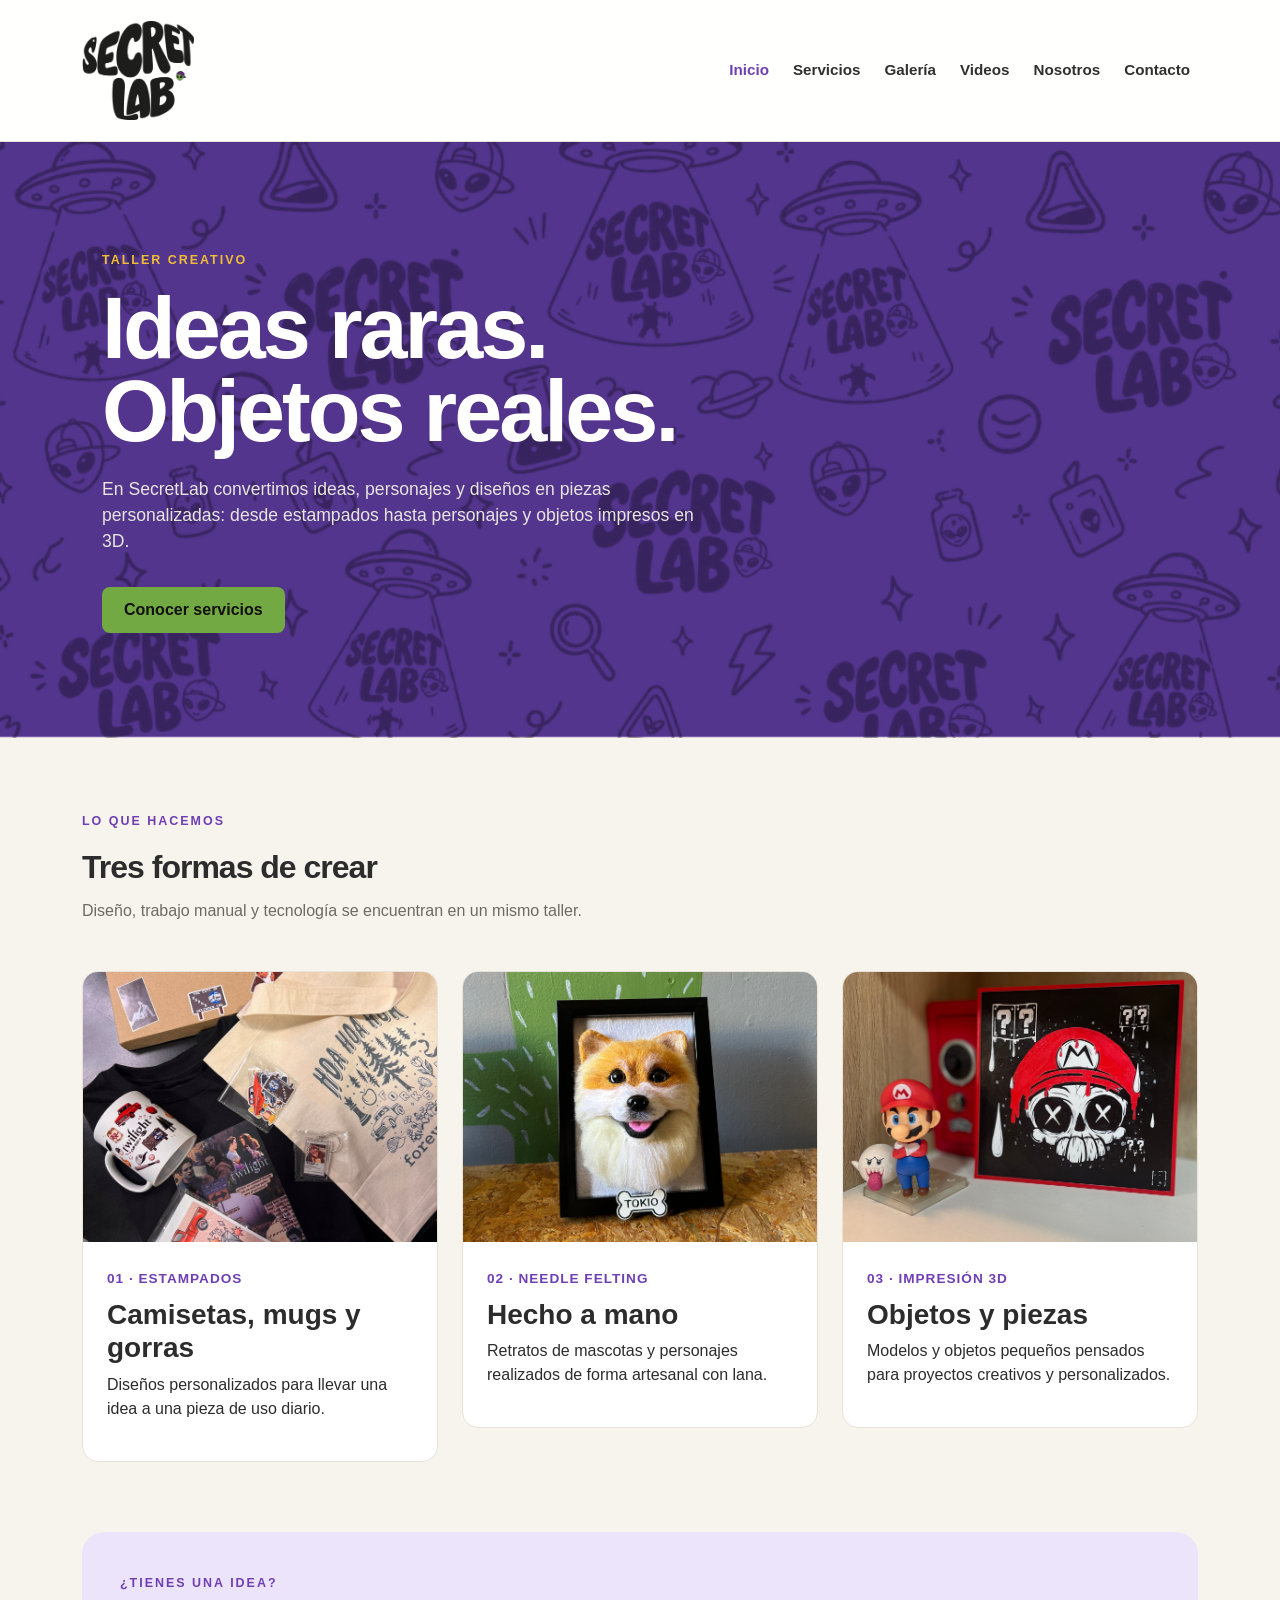
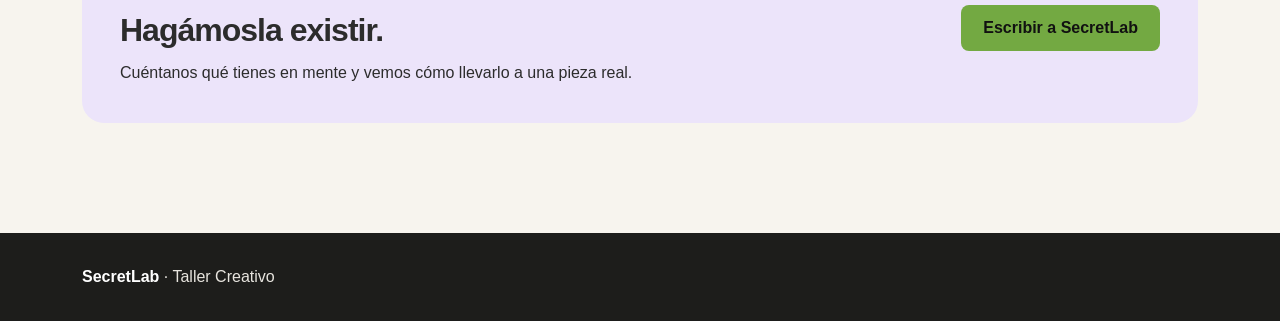
<file: index.html>
<!DOCTYPE html>
<html lang="es">

<head>
    <meta charset="UTF-8">
    <meta name="viewport" content="width=device-width, initial-scale=1.0">

    <link rel="stylesheet" href="bootstrap/css/bootstrap.min.css">
    <link rel="stylesheet" href="css/estilos.css">

    <title>SecretLab | Taller Creativo</title>
</head>

<body>

    <header>
        <nav class="navbar navbar-expand-lg">
            <div class="container py-2">

                <a class="navbar-brand" href="index.html">
                    <img src="img/logo.png" class="logo" alt="Logo de SecretLab">
                </a>

                <button 
                    class="navbar-toggler" 
                    type="button" 
                    data-bs-toggle="collapse" 
                    data-bs-target="#menuPrincipal"
                    aria-controls="menuPrincipal" 
                    aria-expanded="false" 
                    aria-label="Abrir menú">
                    <span class="navbar-toggler-icon"></span>
                </button>

                <div class="collapse navbar-collapse" id="menuPrincipal">
                    <ul class="navbar-nav ms-auto">

                        <li class="nav-item">
                            <a class="nav-link active" href="index.html">Inicio</a>
                        </li>

                        <li class="nav-item">
                            <a class="nav-link" href="servicios.html">Servicios</a>
                        </li>

                        <li class="nav-item">
                            <a class="nav-link" href="galeria.html">Galería</a>
                        </li>

                        <li class="nav-item">
                            <a class="nav-link" href="videos.html">Videos</a>
                        </li>

                        <li class="nav-item">
                            <a class="nav-link" href="nosotros.html">Nosotros</a>
                        </li>

                        <li class="nav-item">
                            <a class="nav-link" href="contacto.html">Contacto</a>
                        </li>

                    </ul>
                </div>

            </div>
        </nav>
    </header>


    <section class="hero">
        <div class="container">

            <span class="etiqueta">
                Taller creativo
            </span>

            <h1>
                Ideas raras.<br>
                Objetos reales.
            </h1>

            <p class="mt-4">
                En SecretLab convertimos ideas, personajes y diseños en piezas personalizadas:
                desde estampados hasta personajes y objetos impresos en 3D.
            </p>

            <a href="servicios.html" class="btn btn-secret mt-3">
                Conocer servicios
            </a>

        </div>
    </section>


    <section class="seccion">
        <div class="container">

            <span class="etiqueta" style="color:#6f3fb3;">
                Lo que hacemos
            </span>

            <h2 class="titulo">
                Tres formas de crear
            </h2>

            <p class="subtitulo mb-5">
                Diseño, trabajo manual y tecnología se encuentran en un mismo taller.
            </p>


            <div class="row g-4">

                <!-- ESTAMPADOS -->
                <div class="col-md-4">
                    <div class="card-secret">

                        <img 
                            src="img/estampados.jpg" 
                            class="foto-servicio"
                            alt="Trabajos de estampado de SecretLab">

                        <div class="contenido">

                            <span class="numero">
                                01 · ESTAMPADOS
                            </span>

                            <h3 class="mt-2">
                                Camisetas, mugs y gorras
                            </h3>

                            <p>
                                Diseños personalizados para llevar una idea a una pieza de uso diario.
                            </p>

                        </div>
                    </div>
                </div>


                <!-- NEEDLE FELTING -->
                <div class="col-md-4">
                    <div class="card-secret">

                        <img 
                            src="img/retrato1.jpeg" 
                            class="foto-servicio"
                            alt="Personajes realizados en needle felting">

                        <div class="contenido">

                            <span class="numero">
                                02 · NEEDLE FELTING
                            </span>

                            <h3 class="mt-2">
                                Hecho a mano
                            </h3>

                            <p>
                                Retratos de mascotas y personajes realizados de forma artesanal con lana.
                            </p>

                        </div>
                    </div>
                </div>


                <!-- IMPRESIÓN 3D -->
                <div class="col-md-4">
                    <div class="card-secret">

                        <img 
                            src="img/impresion-ind.jpeg" 
                            class="foto-servicio"
                            alt="Pieza realizada mediante impresión 3D">

                        <div class="contenido">

                            <span class="numero">
                                03 · IMPRESIÓN 3D
                            </span>

                            <h3 class="mt-2">
                                Objetos y piezas
                            </h3>

                            <p>
                                Modelos y objetos pequeños pensados para proyectos creativos y personalizados.
                            </p>

                        </div>
                    </div>
                </div>

            </div>

        </div>
    </section>


    <section class="seccion pt-0">
        <div class="container">

            <div class="destacado d-md-flex justify-content-between align-items-center gap-4">

                <div>

                    <span class="etiqueta" style="color:#6f3fb3;">
                        ¿Tienes una idea?
                    </span>

                    <h2 class="titulo">
                        Hagámosla existir.
                    </h2>

                    <p class="mb-0">
                        Cuéntanos qué tienes en mente y vemos cómo llevarlo a una pieza real.
                    </p>

                </div>

                <a href="contacto.html" class="btn btn-secret mt-4 mt-md-0">
                    Escribir a SecretLab
                </a>

            </div>

        </div>
    </section>


    <footer>
        <div class="container">
            <strong>SecretLab</strong> · Taller Creativo
        </div>
    </footer>


    <script src="bootstrap/js/bootstrap.bundle.min.js"></script>

</body>

</html>
</file>
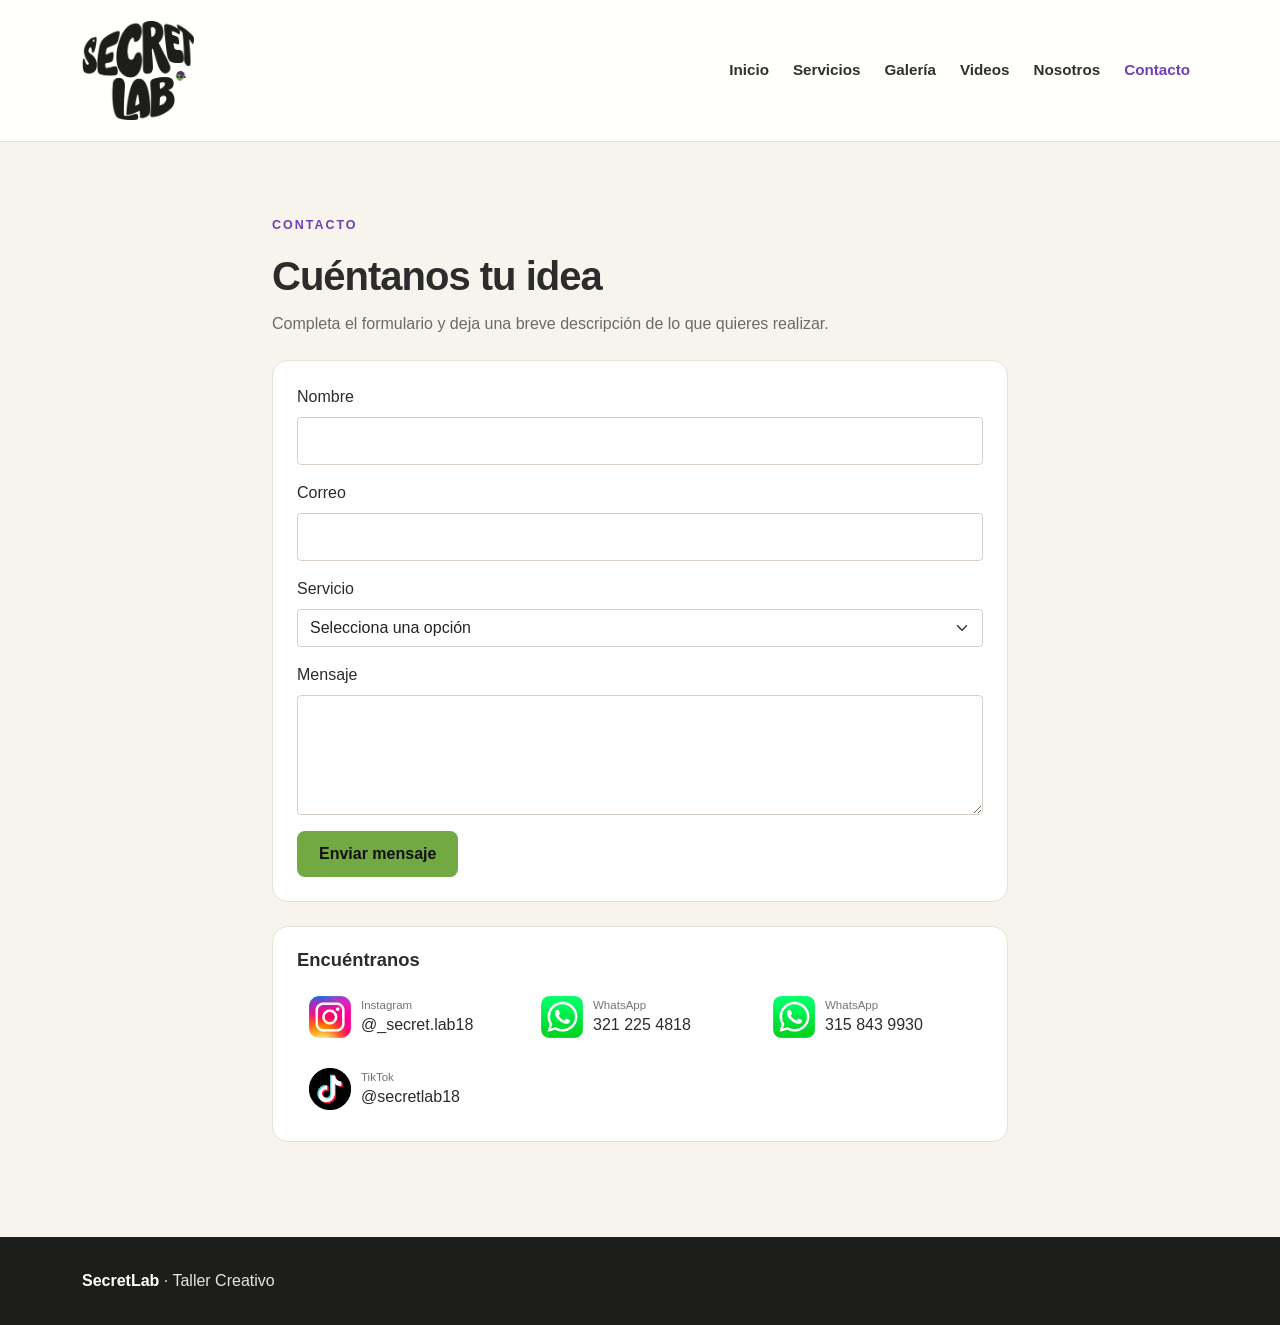
<file: contacto.html>
<!DOCTYPE html>
<html lang="es">
<head>
    <meta charset="UTF-8">
    <meta name="viewport" content="width=device-width, initial-scale=1.0">
    <link rel="stylesheet" href="bootstrap/css/bootstrap.min.css">
    <link rel="stylesheet" href="css/estilos.css">
    <title>Contacto | SecretLab</title>
</head>
<body>

<header>
    <nav class="navbar navbar-expand-lg">
        <div class="container py-2">
            <a class="navbar-brand" href="index.html">
                <img src="img/logo.png" class="logo" alt="Logo de SecretLab">
            </a>

            <button class="navbar-toggler" type="button" data-bs-toggle="collapse" data-bs-target="#menu"
                aria-controls="menu" aria-expanded="false" aria-label="Abrir menú">
                <span class="navbar-toggler-icon"></span>
            </button>

            <div class="collapse navbar-collapse" id="menu">
                <ul class="navbar-nav ms-auto">
                    <li class="nav-item"><a class="nav-link" href="index.html">Inicio</a></li>
                    <li class="nav-item"><a class="nav-link" href="servicios.html">Servicios</a></li>
                    <li class="nav-item"><a class="nav-link" href="galeria.html">Galería</a></li>
                    <li class="nav-item"><a class="nav-link" href="videos.html">Videos</a></li>
                    <li class="nav-item"><a class="nav-link" href="nosotros.html">Nosotros</a></li>
                    <li class="nav-item"><a class="nav-link active" href="contacto.html">Contacto</a></li>
                </ul>
            </div>
        </div>
    </nav>
</header>

<section class="seccion contacto-seccion">
    <div class="container">
        <div class="row justify-content-center">
            <div class="col-lg-8">

                <span class="etiqueta" style="color:#6f3fb3;">Contacto</span>
                <h1 class="titulo">Cuéntanos tu idea</h1>
                <p class="subtitulo mb-4">
                    Completa el formulario y deja una breve descripción de lo que quieres realizar.
                </p>

                <div class="card-secret">
                    <div class="contenido">
                        <form action="#" method="post">
                            <div class="mb-3">
                                <label for="nombre" class="form-label">Nombre</label>
                                <input type="text" class="form-control" id="nombre" name="nombre">
                            </div>

                            <div class="mb-3">
                                <label for="correo" class="form-label">Correo</label>
                                <input type="email" class="form-control" id="correo" name="correo">
                            </div>

                            <div class="mb-3">
                                <label for="servicio" class="form-label">Servicio</label>
                                <select class="form-select" id="servicio" name="servicio">
                                    <option selected>Selecciona una opción</option>
                                    <option>Estampados</option>
                                    <option>Needle felting</option>
                                    <option>Impresión 3D</option>
                                    <option>Otro</option>
                                </select>
                            </div>

                            <div class="mb-3">
                                <label for="mensaje" class="form-label">Mensaje</label>
                                <textarea class="form-control" id="mensaje" name="mensaje" rows="4"></textarea>
                            </div>

                            <button type="submit" class="btn btn-secret">Enviar mensaje</button>
                        </form>
                    </div>
                </div>

                <div class="contacto-redes">
                    <h2>Encuéntranos</h2>

                    <div class="redes-lista">
                        <a class="red-social" href="https://www.instagram.com/_secret.lab18/" target="_blank" rel="noopener noreferrer">
                            <img src="img/instagram.png" class="icono-red-imagen" alt="Instagram">
                            <span><small>Instagram</small>@_secret.lab18</span>
                        </a>

                        <a class="red-social" href="https://wa.me/573212254818" target="_blank" rel="noopener noreferrer">
                            <img src="img/whatsapp.png" class="icono-red-imagen" alt="WhatsApp">
                            <span><small>WhatsApp</small>321 225 4818</span>
                        </a>

                        <a class="red-social" href="https://wa.me/573158439930" target="_blank" rel="noopener noreferrer">
                            <img src="img/whatsapp.png" class="icono-red-imagen" alt="WhatsApp">
                            <span><small>WhatsApp</small>315 843 9930</span>
                        </a>

                        <a class="red-social" href="https://www.tiktok.com/@secretlab18" target="_blank" rel="noopener noreferrer">
                            <img src="img/tiktok.png" class="icono-red-imagen" alt="TikTok">
                            <span><small>TikTok</small>@secretlab18</span>
                        </a>
                    </div>
                </div>

            </div>
        </div>
    </div>
</section>

<footer>
    <div class="container"><strong>SecretLab</strong> · Taller Creativo</div>
</footer>

<script src="bootstrap/js/bootstrap.bundle.min.js"></script>
</body>
</html>
</file>
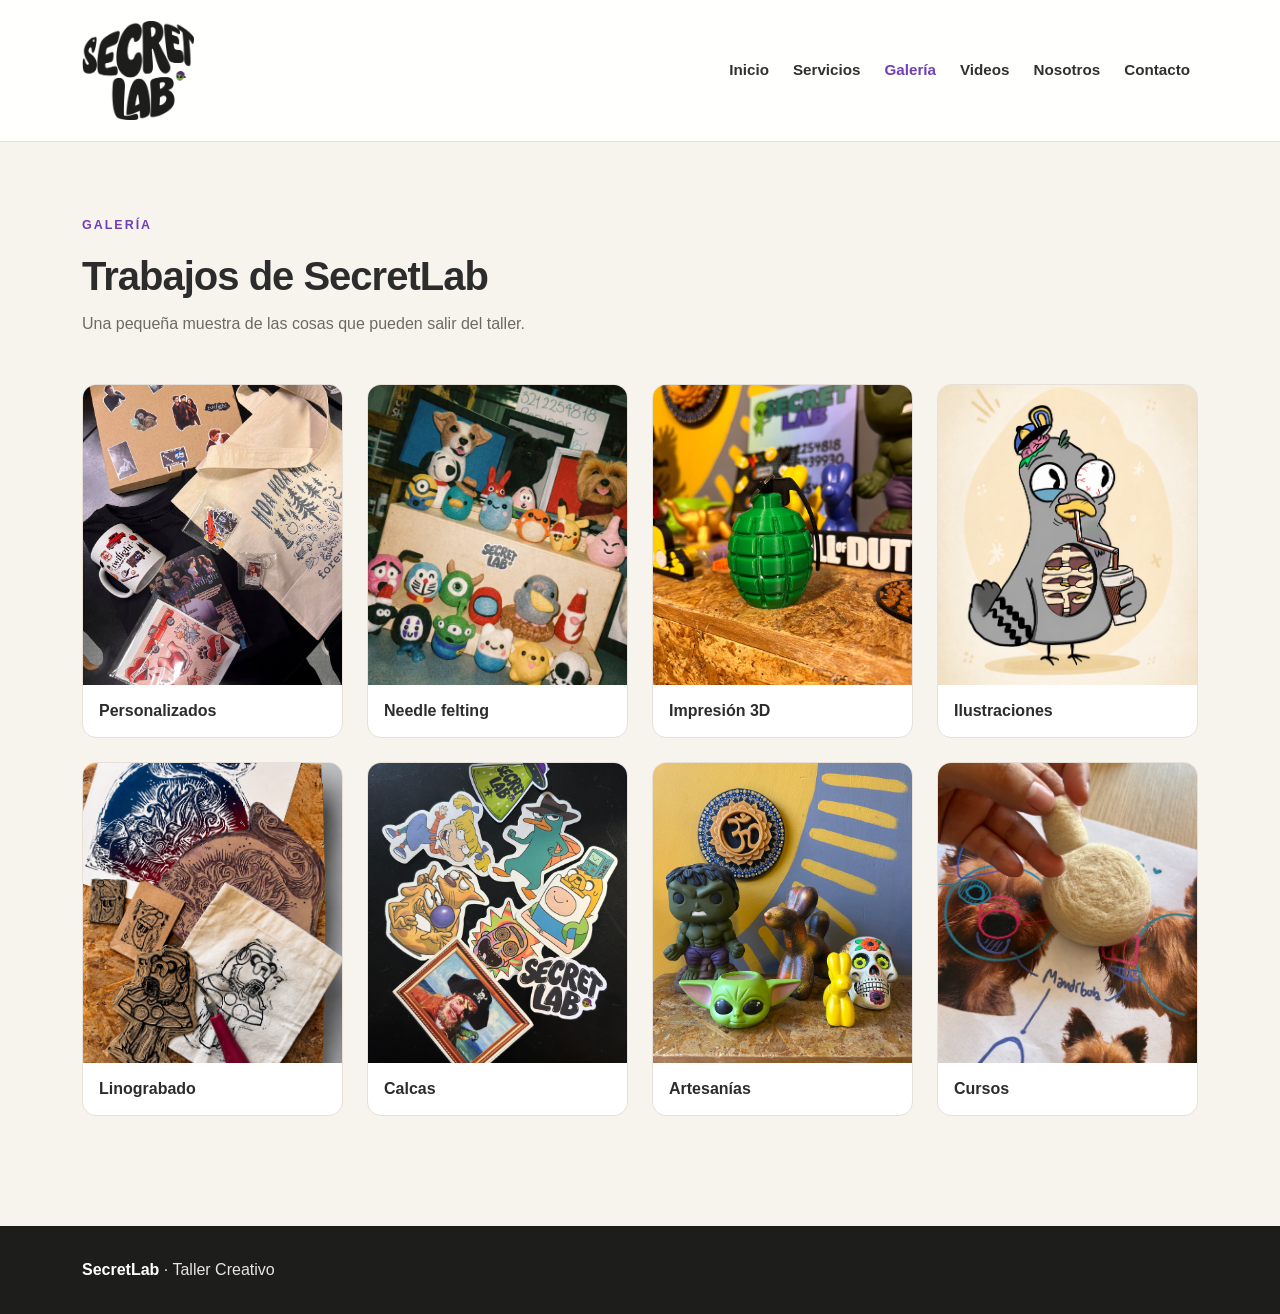
<file: galeria.html>
<!DOCTYPE html>
<html lang="es">

<head>
    <meta charset="UTF-8">
    <meta name="viewport" content="width=device-width, initial-scale=1.0">

    <link rel="stylesheet" href="bootstrap/css/bootstrap.min.css">
    <link rel="stylesheet" href="css/estilos.css">

    <title>Galería | SecretLab</title>
</head>

<body>

    <header>
        <nav class="navbar navbar-expand-lg">
            <div class="container py-2">

                <a class="navbar-brand" href="index.html">
                    <img src="img/logo.png" class="logo" alt="Logo de SecretLab">
                </a>

                <button class="navbar-toggler" type="button" data-bs-toggle="collapse" data-bs-target="#menu">
                    <span class="navbar-toggler-icon"></span>
                </button>

                <div class="collapse navbar-collapse" id="menu">
                    <ul class="navbar-nav ms-auto">

                        <li class="nav-item">
                            <a class="nav-link" href="index.html">Inicio</a>
                        </li>

                        <li class="nav-item">
                            <a class="nav-link" href="servicios.html">Servicios</a>
                        </li>

                        <li class="nav-item">
                            <a class="nav-link active" href="galeria.html">Galería</a>
                        </li>

                        <li class="nav-item">
                            <a class="nav-link" href="videos.html">Videos</a>
                        </li>

                        <li class="nav-item">
                            <a class="nav-link" href="nosotros.html">Nosotros</a>
                        </li>

                        <li class="nav-item">
                            <a class="nav-link" href="contacto.html">Contacto</a>
                        </li>

                    </ul>
                </div>

            </div>
        </nav>
    </header>

    <section class="seccion">

        <div class="container">

            <span class="etiqueta" style="color:#6f3fb3;">Galería</span>

            <h1 class="titulo">Trabajos de SecretLab</h1>

            <p class="subtitulo mb-5">
                Una pequeña muestra de las cosas que pueden salir del taller.
            </p>

            <div class="row g-4">

                <div class="col-sm-6 col-lg-3">
                    <div class="galeria-card">
                        <img src="img/estampados.jpg" class="galeria-img" alt="Estampados">
                        <div class="caption">Personalizados</div>
                    </div>
                </div>

                <div class="col-sm-6 col-lg-3">
                    <div class="galeria-card">
                        <img src="img/needle-felting.jpg" class="galeria-img" alt="Needle felting">
                        <div class="caption">Needle felting</div>
                    </div>
                </div>

                <div class="col-sm-6 col-lg-3">
                    <div class="galeria-card">
                        <img src="img/impresion-3d.jpg" class="galeria-img" alt="Impresión 3D">
                        <div class="caption">Impresión 3D</div>
                    </div>
                </div>

                <div class="col-sm-6 col-lg-3">
                    <div class="galeria-card">
                        <img src="img/ilustracionsl.png" class="galeria-img" alt="Espacio para nueva fotografía">
                        <div class="caption">Ilustraciones</div>
                    </div>
                </div>

                <div class="col-sm-6 col-lg-3">
                    <div class="galeria-card">
                        <img src="img/Linograbado1.png" class="galeria-img" alt="Espacio para nueva fotografía">
                        <div class="caption">Linograbado</div>
                    </div>
                </div>

                <div class="col-sm-6 col-lg-3">
                    <div class="galeria-card">
                        <img src="img/Calcas1.jpeg" class="galeria-img" alt="Espacio para nueva fotografía">
                        <div class="caption">Calcas</div>
                    </div>
                </div>

                <div class="col-sm-6 col-lg-3">
                    <div class="galeria-card">
                        <img src="img/Artesanias1.jpeg" class="galeria-img" alt="Espacio para nueva fotografía">
                        <div class="caption">Artesanías</div>
                    </div>
                </div>

                <div class="col-sm-6 col-lg-3">
                    <div class="galeria-card">
                        <img src="img/Curso.JPG" class="galeria-img" alt="Espacio para nueva fotografía">
                        <div class="caption">Cursos</div>
                    </div>
                </div>

            </div>

        </div>

    </section>

    <footer>
        <div class="container">
            <strong>SecretLab</strong> · Taller Creativo
        </div>
    </footer>

    <script src="bootstrap/js/bootstrap.bundle.min.js"></script>

</body>

</html>
</file>
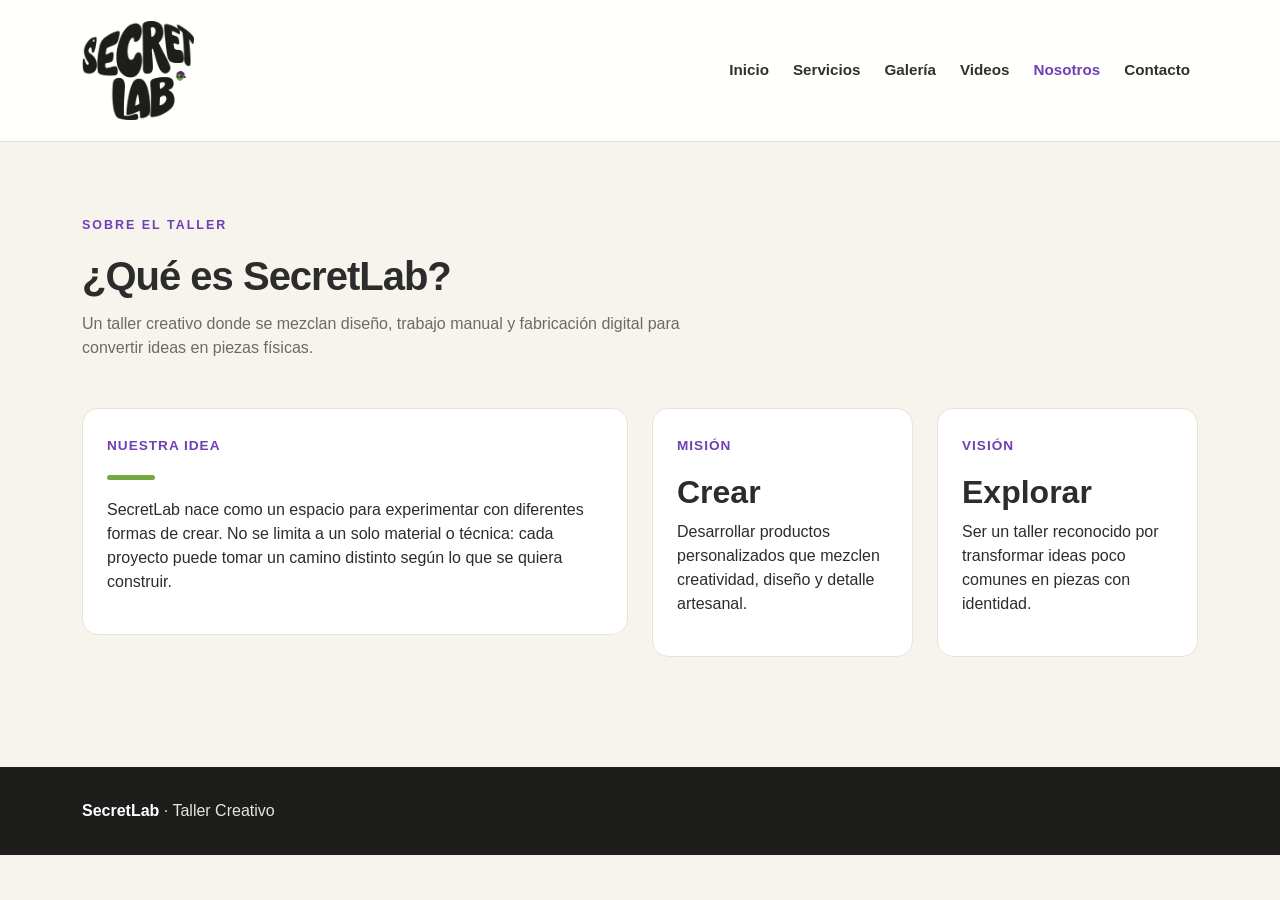
<file: nosotros.html>
<!DOCTYPE html>
<html lang="es">

<head>
    <meta charset="UTF-8">
    <meta name="viewport" content="width=device-width, initial-scale=1.0">

    <link rel="stylesheet" href="bootstrap/css/bootstrap.min.css">
    <link rel="stylesheet" href="css/estilos.css">

    <title>Nosotros | SecretLab</title>
</head>

<body>

    <header>
        <nav class="navbar navbar-expand-lg">
            <div class="container py-2">

                <a class="navbar-brand" href="index.html">
                    <img src="img/logo.png" class="logo" alt="Logo de SecretLab">
                </a>

                <button
                    class="navbar-toggler"
                    type="button"
                    data-bs-toggle="collapse"
                    data-bs-target="#menu"
                >
                    <span class="navbar-toggler-icon"></span>
                </button>

                <div class="collapse navbar-collapse" id="menu">
                    <ul class="navbar-nav ms-auto">

                        <li class="nav-item">
                            <a class="nav-link" href="index.html">
                                Inicio
                            </a>
                        </li>

                        <li class="nav-item">
                            <a class="nav-link" href="servicios.html">
                                Servicios
                            </a>
                        </li>

                        <li class="nav-item">
                            <a class="nav-link" href="galeria.html">
                                Galería
                            </a>
                        </li>

                        <li class="nav-item">
                            <a class="nav-link" href="videos.html">
                                Videos
                            </a>
                        </li>

                        <li class="nav-item">
                            <a class="nav-link active" href="nosotros.html">
                                Nosotros
                            </a>
                        </li>

                        <li class="nav-item">
                            <a class="nav-link" href="contacto.html">
                                Contacto
                            </a>
                        </li>

                    </ul>
                </div>

            </div>
        </nav>
    </header>

    <section class="seccion">

        <div class="container">

            <span class="etiqueta" style="color:#6f3fb3;">
                Sobre el taller
            </span>

            <h1 class="titulo">
                ¿Qué es SecretLab?
            </h1>

            <p class="subtitulo mb-5">
                Un taller creativo donde se mezclan diseño, trabajo manual y fabricación digital para convertir ideas en piezas físicas.
            </p>

            <div class="row g-4">

                <!-- Nuestra idea -->
                <div class="col-lg-6">
                    <div class="card-secret">

                        <div class="contenido">

                            <span class="numero">
                                NUESTRA IDEA
                            </span>

                            <div class="mini-linea"></div>

                            <p>
                                SecretLab nace como un espacio para experimentar con diferentes formas de crear.
                                No se limita a un solo material o técnica: cada proyecto puede tomar un camino
                                distinto según lo que se quiera construir.
                            </p>

                        </div>

                    </div>
                </div>

                <!-- Misión -->
                <div class="col-lg-3">
                    <div class="card-secret">

                        <div class="contenido">

                            <span class="numero">
                                MISIÓN
                            </span>

                            <h2 class="mt-3">
                                Crear
                            </h2>

                            <p>
                                Desarrollar productos personalizados que mezclen creatividad, diseño y detalle artesanal.
                            </p>

                        </div>

                    </div>
                </div>

                <!-- Visión -->
                <div class="col-lg-3">
                    <div class="card-secret">

                        <div class="contenido">

                            <span class="numero">
                                VISIÓN
                            </span>

                            <h2 class="mt-3">
                                Explorar
                            </h2>

                            <p>
                                Ser un taller reconocido por transformar ideas poco comunes en piezas con identidad.
                            </p>

                        </div>

                    </div>
                </div>

            </div>

        </div>

    </section>

    <footer>
        <div class="container">
            <strong>SecretLab</strong> · Taller Creativo
        </div>
    </footer>

    <script src="bootstrap/js/bootstrap.bundle.min.js"></script>

</body>

</html>
</file>
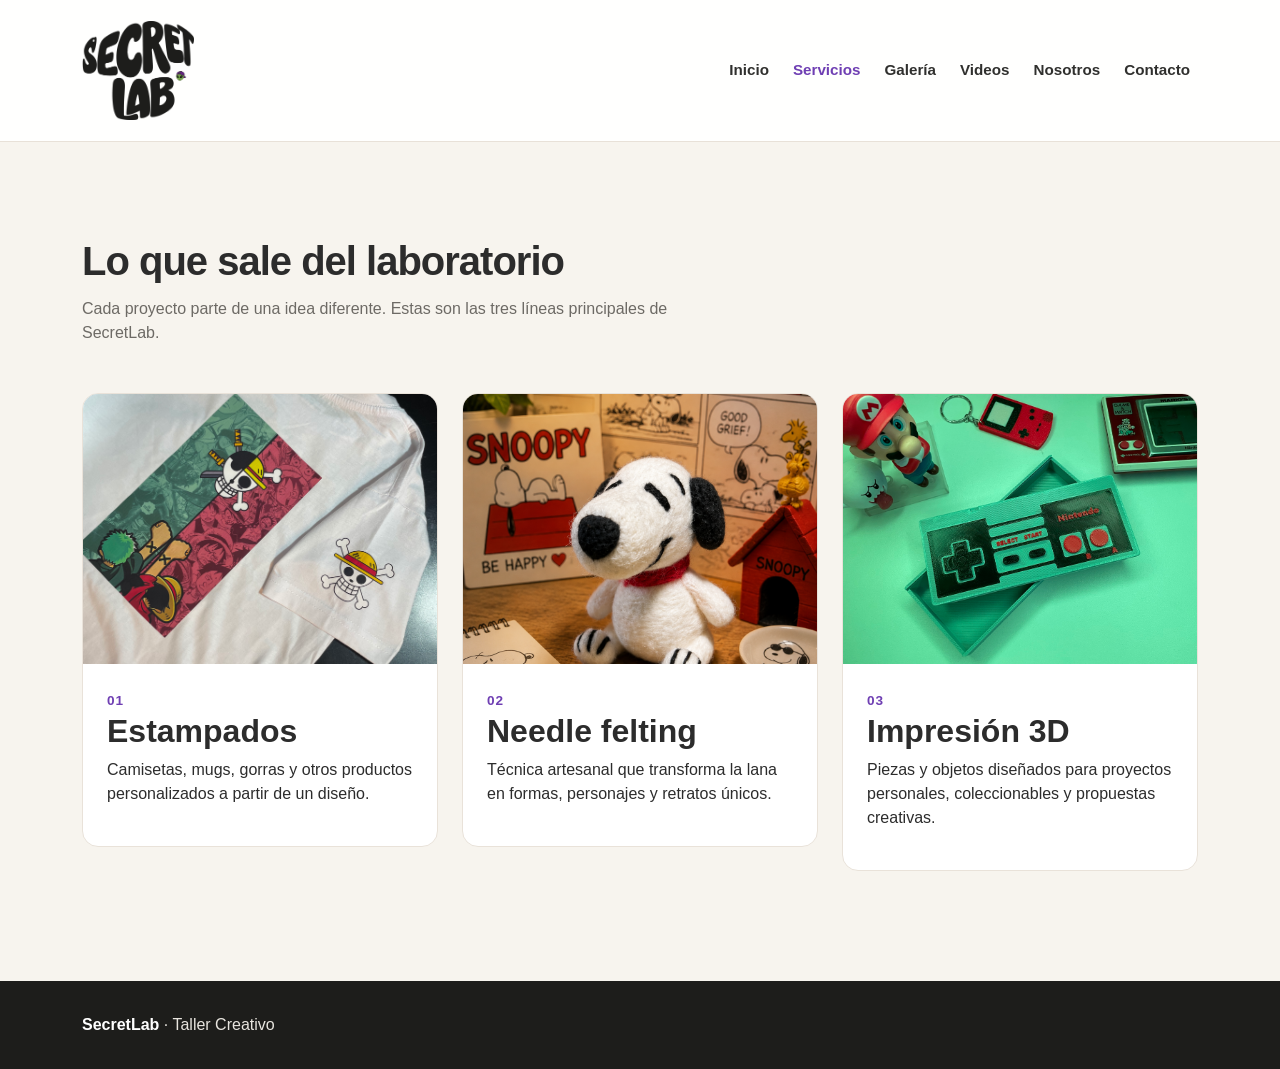
<file: servicios.html>
<!DOCTYPE html>
<html lang="es">

<head>
    <meta charset="UTF-8">
    <meta name="viewport" content="width=device-width, initial-scale=1.0">
    <link rel="stylesheet" href="bootstrap/css/bootstrap.min.css">
    <link rel="stylesheet" href="css/estilos.css">
    <title>Servicios | SecretLab</title>
</head>

<body>

    <header>
        <nav class="navbar navbar-expand-lg">
            <div class="container py-2">

                <a class="navbar-brand" href="index.html">
                    <img src="img/logo.png" class="logo" alt="Logo de SecretLab">
                </a>

                <button class="navbar-toggler" type="button" data-bs-toggle="collapse" data-bs-target="#menu">
                    <span class="navbar-toggler-icon"></span>
                </button>

                <div class="collapse navbar-collapse" id="menu">
                    <ul class="navbar-nav ms-auto">

                        <li class="nav-item">
                            <a class="nav-link" href="index.html">Inicio</a>
                        </li>

                        <li class="nav-item">
                            <a class="nav-link active" href="servicios.html">Servicios</a>
                        </li>

                        <li class="nav-item">
                            <a class="nav-link" href="galeria.html">Galería</a>
                        </li>

                        <li class="nav-item">
                            <a class="nav-link" href="videos.html">Videos</a>
                        </li>

                        <li class="nav-item">
                            <a class="nav-link" href="nosotros.html">Nosotros</a>
                        </li>

                        <li class="nav-item">
                            <a class="nav-link" href="contacto.html">Contacto</a>
                        </li>

                    </ul>
                </div>

            </div>
        </nav>
    </header>

    <section class="seccion">
        <div class="container">

            <span class="etiqueta" style="color:#6f3fb3;"></span>

            <h1 class="titulo">
                Lo que sale del laboratorio
            </h1>

            <p class="subtitulo mb-5">
                Cada proyecto parte de una idea diferente. Estas son las tres líneas principales de SecretLab.
            </p>

            <div class="row g-4">

                <div class="col-lg-4">
                    <div class="card-secret">

                        <img src="img/estampadosserv.jpeg" class="foto-servicio" alt="Estampados">

                        <div class="contenido">
                            <span class="numero">01</span>

                            <h2>
                                Estampados
                            </h2>

                            <p>
                                Camisetas, mugs, gorras y otros productos personalizados a partir de un diseño.
                            </p>
                        </div>

                    </div>
                </div>

                <div class="col-lg-4">
                    <div class="card-secret">

                        <img src="img/Snoopy.PNG" class="foto-servicio" alt="Needle felting">

                        <div class="contenido">
                            <span class="numero">02</span>

                            <h2>
                                Needle felting
                            </h2>

                            <p>
                                Técnica artesanal que transforma la lana en formas, personajes y retratos únicos.
                            </p>
                        </div>

                    </div>
                </div>

                <div class="col-lg-4">
                    <div class="card-secret">

                        <img src="img/impreserv.jpeg" class="foto-servicio" alt="Impresión 3D">

                        <div class="contenido">
                            <span class="numero">03</span>

                            <h2>
                                Impresión 3D
                            </h2>

                            <p>
                                Piezas y objetos diseñados para proyectos personales, coleccionables y propuestas creativas.
                            </p>
                        </div>

                    </div>
                </div>

            </div>

        </div>
    </section>

    <footer>
        <div class="container">
            <strong>SecretLab</strong> · Taller Creativo
        </div>
    </footer>

    <script src="bootstrap/js/bootstrap.bundle.min.js"></script>

</body>

</html>
</file>
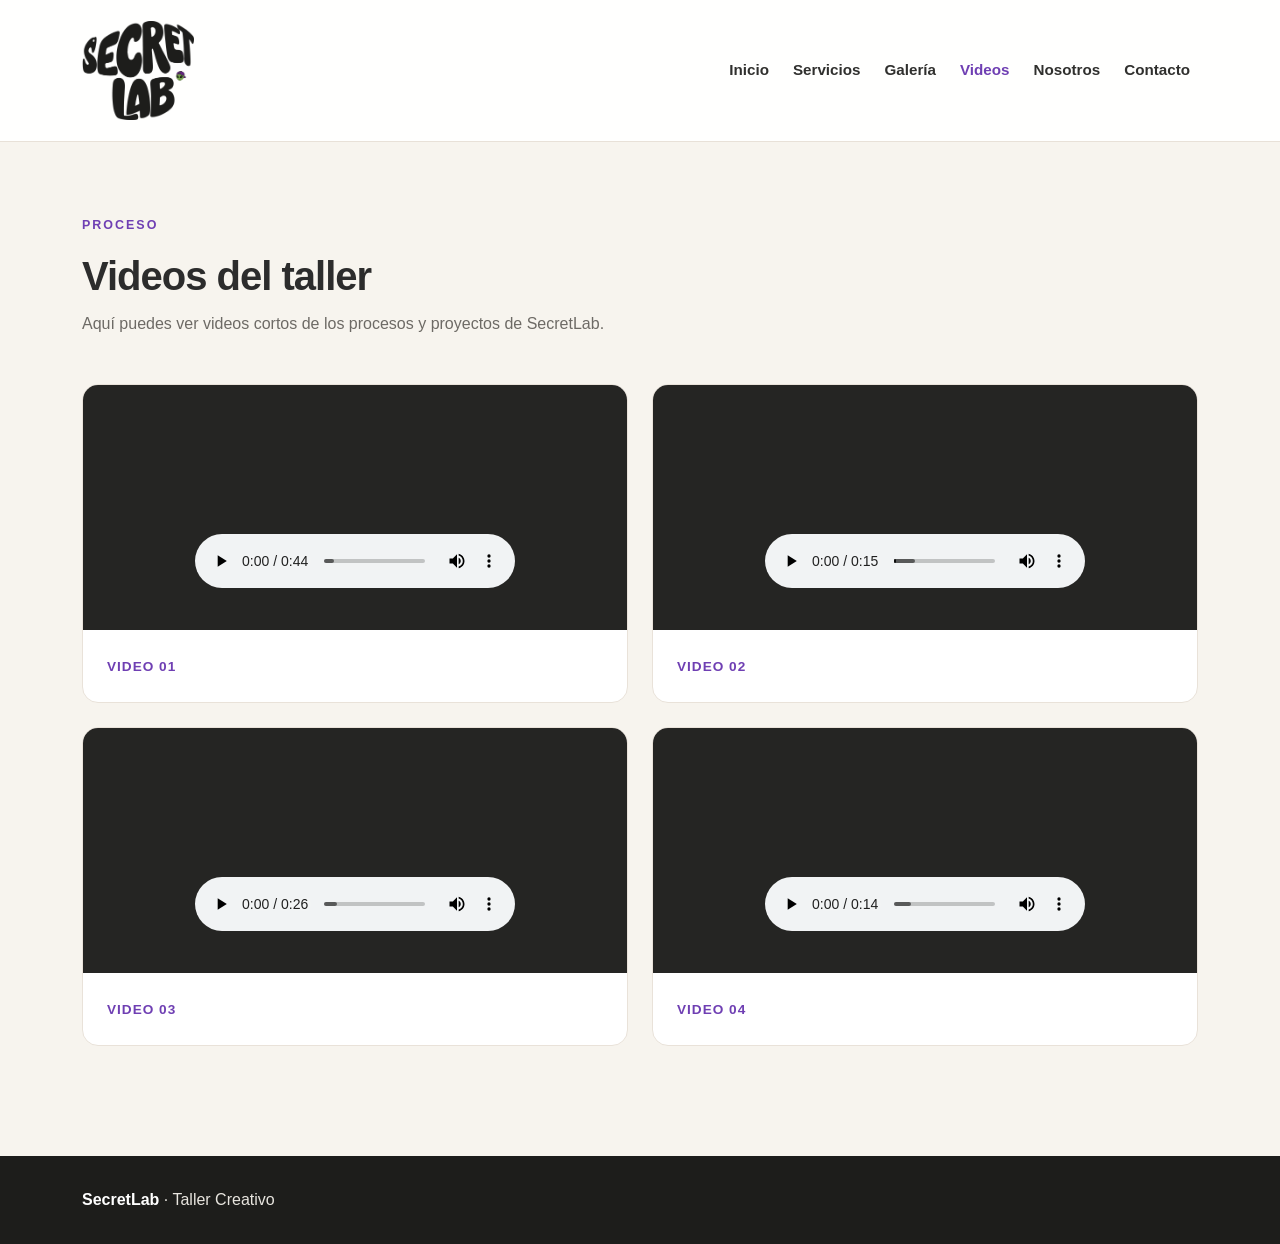
<file: videos.html>
<!DOCTYPE html>
<html lang="es">

<head>
    <meta charset="UTF-8">
    <meta name="viewport" content="width=device-width, initial-scale=1.0">
    <link rel="stylesheet" href="bootstrap/css/bootstrap.min.css">
    <link rel="stylesheet" href="css/estilos.css">
    <title>Videos | SecretLab</title>
</head>

<body>

    <header>
        <nav class="navbar navbar-expand-lg">
            <div class="container py-2">

                <a class="navbar-brand" href="index.html">
                    <img src="img/logo.png" class="logo" alt="Logo de SecretLab">
                </a>

                <button class="navbar-toggler" type="button" data-bs-toggle="collapse" data-bs-target="#menu">
                    <span class="navbar-toggler-icon"></span>
                </button>

                <div class="collapse navbar-collapse" id="menu">
                    <ul class="navbar-nav ms-auto">

                        <li class="nav-item">
                            <a class="nav-link" href="index.html">Inicio</a>
                        </li>

                        <li class="nav-item">
                            <a class="nav-link" href="servicios.html">Servicios</a>
                        </li>

                        <li class="nav-item">
                            <a class="nav-link" href="galeria.html">Galería</a>
                        </li>

                        <li class="nav-item">
                            <a class="nav-link active" href="videos.html">Videos</a>
                        </li>

                        <li class="nav-item">
                            <a class="nav-link" href="nosotros.html">Nosotros</a>
                        </li>

                        <li class="nav-item">
                            <a class="nav-link" href="contacto.html">Contacto</a>
                        </li>

                    </ul>
                </div>

            </div>
        </nav>
    </header>

    <section class="seccion">

        <div class="container">

            <span class="etiqueta" style="color:#6f3fb3;">
                Proceso
            </span>

            <h1 class="titulo">
                Videos del taller
            </h1>

            <p class="subtitulo mb-5">
                Aquí puedes ver videos cortos de los procesos y proyectos de SecretLab.
            </p>

            <div class="row g-4">

                <div class="col-md-6">
                    <div class="card-secret">

                        <div class="video-box">
                            <video controls preload="metadata" style="width: 320px; max-width: 100%; height: auto;">
                                <source src="videos/Estampados-converted.mp4" type="video/mp4">
                            </video>
                        </div>

                        <div class="contenido">
                            <span class="numero">
                                VIDEO 01
                            </span>
                        </div>

                    </div>
                </div>

                <div class="col-md-6">
                    <div class="card-secret">

                        <div class="video-box">
                            <video controls preload="metadata" style="width: 320px; max-width: 100%; height: auto;">
                                <source src="videos/neddle-felting.mp4" type="video/mp4">
                            </video>
                        </div>

                        <div class="contenido">
                            <span class="numero">
                                VIDEO 02
                            </span>
                        </div>

                    </div>
                </div>

                <div class="col-md-6">
                    <div class="card-secret">

                        <div class="video-box">
                            <video controls preload="metadata" style="width: 320px; max-width: 100%; height: auto;">
                                <source src="videos/Impresion3D-converted.mp4" type="video/mp4">
                            </video>
                        </div>

                        <div class="contenido">
                            <span class="numero">
                                VIDEO 03
                            </span>
                        </div>

                    </div>
                </div>

                <div class="col-md-6">
                    <div class="card-secret">

                        <div class="video-box">
                            <video controls preload="metadata" style="width: 320px; max-width: 100%; height: auto;">
                                <source src="videos/Linoproyecto-converted.mp4" type="video/mp4">
                            </video>
                        </div>

                        <div class="contenido">
                            <span class="numero">
                                VIDEO 04
                            </span>
                        </div>

                    </div>
                </div>

            </div>

        </div>

    </section>

    <footer>
        <div class="container">
            <strong>SecretLab</strong> · Taller Creativo
        </div>
    </footer>

    <script src="bootstrap/js/bootstrap.bundle.min.js"></script>

</body>

</html>
</file>
<file: css/estilos.css>
:root {
    --fondo: #f7f4ee;
    --oscuro: #1d1d1b;
    --verde: #73a942;
    --morado: #6f3fb3;
    --amarillo: #f0bd35;
    --texto: #2c2c2c;
    --blanco: #ffffff;
}

body {
    font-family: "Segoe UI", Arial, sans-serif;
    background: var(--fondo);
    color: var(--texto);
    margin: 0;
}

.navbar {
    background: rgba(255, 255, 255, 0.97);
    border-bottom: 1px solid #e8e1d8;
}

.logo {
    width: 112px;
    height: auto;
}

.nav-link {
    color: #30302e !important;
    margin-left: 8px;
    font-size: 0.95rem;
    font-weight: 700;
}

.nav-link:hover,
.nav-link.active {
    color: var(--morado) !important;
}

.navbar-toggler {
    border-color: #d8d1c8;
}



.hero {
    padding: 105px 90px;
    background-image: url("../img/fondopagina.png");
    background-size: cover;
    background-position: center;
    background-repeat: no-repeat;
    color: var(--blanco);
    position: relative;
    overflow: hidden;
}

.hero h1 {
    font-size: clamp(2.7rem, 7vw, 5.4rem);
    line-height: 0.95;
    max-width: 720px;
    font-weight: 800;
    letter-spacing: -3px;
}

.hero p {
    max-width: 600px;
    font-size: 1.1rem;
    color: #e8e5df;
}

.etiqueta {
    display: inline-block;
    color: var(--amarillo);
    font-size: 0.78rem;
    font-weight: 700;
    letter-spacing: 2px;
    text-transform: uppercase;
    margin-bottom: 18px;
}

.btn-secret {
    background: var(--verde);
    border: 0;
    color: #111;
    font-weight: 700;
    padding: 11px 22px;
    border-radius: 8px;
}

.btn-secret:hover {
    background: var(--amarillo);
    color: #111;
}

.seccion {
    padding: 70px 0;
}

.titulo {
    font-weight: 800;
    letter-spacing: -1px;
    margin-bottom: 12px;
}

.subtitulo {
    max-width: 650px;
    color: #6d6a65;
}

.card-secret {
    background: var(--blanco);
    border: 1px solid #e9e2d9;
    border-radius: 16px;
    overflow: hidden;
}

.card-secret .contenido {
    padding: 24px;
}

.card-secret h2,
.card-secret h3 {
    font-weight: 750;
}

.numero {
    color: var(--morado);
    font-size: 0.85rem;
    font-weight: 800;
    letter-spacing: 1px;
}

.foto-servicio {
    width: 100%;
    height: 270px;
    object-fit: cover;
}

.galeria-img {
    width: 100%;
    height: 300px;
    object-fit: cover;
}

.galeria-card {
    background: white;
    border-radius: 14px;
    overflow: hidden;
    border: 1px solid #e7e0d8;
}

.galeria-card .caption {
    padding: 14px 16px;
    font-weight: 700;
}

.destacado {
    background: #ece4fa;
    border-radius: 22px;
    padding: 38px;
}

.form-control {
    border: 1px solid #d8d0c7;
    padding: 11px 13px;
}

.form-control:focus {
    border-color: var(--morado);
    box-shadow: 0 0 0 0.2rem rgba(111, 63, 179, 0.12);
}

.video-box {
    min-height: 245px;
    background: #252523;
    color: white;
    display: flex;
    align-items: center;
    justify-content: center;
    text-align: center;
    padding: 30px;
}

.play {
    width: 58px;
    height: 58px;
    border-radius: 50%;
    background: var(--amarillo);
    color: #1d1d1b;
    display: flex;
    align-items: center;
    justify-content: center;
    margin: 0 auto 15px;
    font-weight: 800;
}

footer {
    background: var(--oscuro);
    color: #e8e5df;
    padding: 32px 0;
    margin-top: 40px;
}

footer strong {
    color: white;
}

.mini-linea {
    width: 48px;
    height: 5px;
    background: var(--verde);
    margin: 18px 0;
    border-radius: 10px;
}

@media (max-width: 991px) {
    .nav-link {
        margin-left: 0;
    }
}


/* Contacto */
.contacto-seccion {
    padding-bottom: 55px;
}

.contacto-redes {
    margin-top: 24px;
    padding: 22px 24px;
    background: #ffffff;
    border: 1px solid #e9e2d9;
    border-radius: 16px;
}

.contacto-redes h2 {
    font-size: 1.15rem;
    margin-bottom: 15px;
    font-weight: 800;
}

.redes-lista {
    display: flex;
    flex-wrap: wrap;
    gap: 12px;
}

.red-social {
    display: inline-flex;
    align-items: center;
    gap: 10px;
    min-width: 220px;
    padding: 9px 12px;
    color: #2c2c2c;
    text-decoration: none;
    border-radius: 12px;
    transition: transform 0.2s ease, background 0.2s ease;
}

.red-social:hover {
    color: #2c2c2c;
    background: #f7f4ee;
    transform: translateY(-2px);
}

.red-social span {
    display: flex;
    flex-direction: column;
    line-height: 1.2;
}

.red-social small {
    color: #77736d;
    font-size: 0.72rem;
    margin-bottom: 3px;
}

.icono-red-imagen {
    width: 42px;
    height: 42px;
    object-fit: contain;
    flex-shrink: 0;
}

@media (max-width: 575px) {
    .redes-lista {
        display: block;
    }

    .red-social {
        margin-bottom: 8px;
        min-width: 0;
    }
}
</file>
